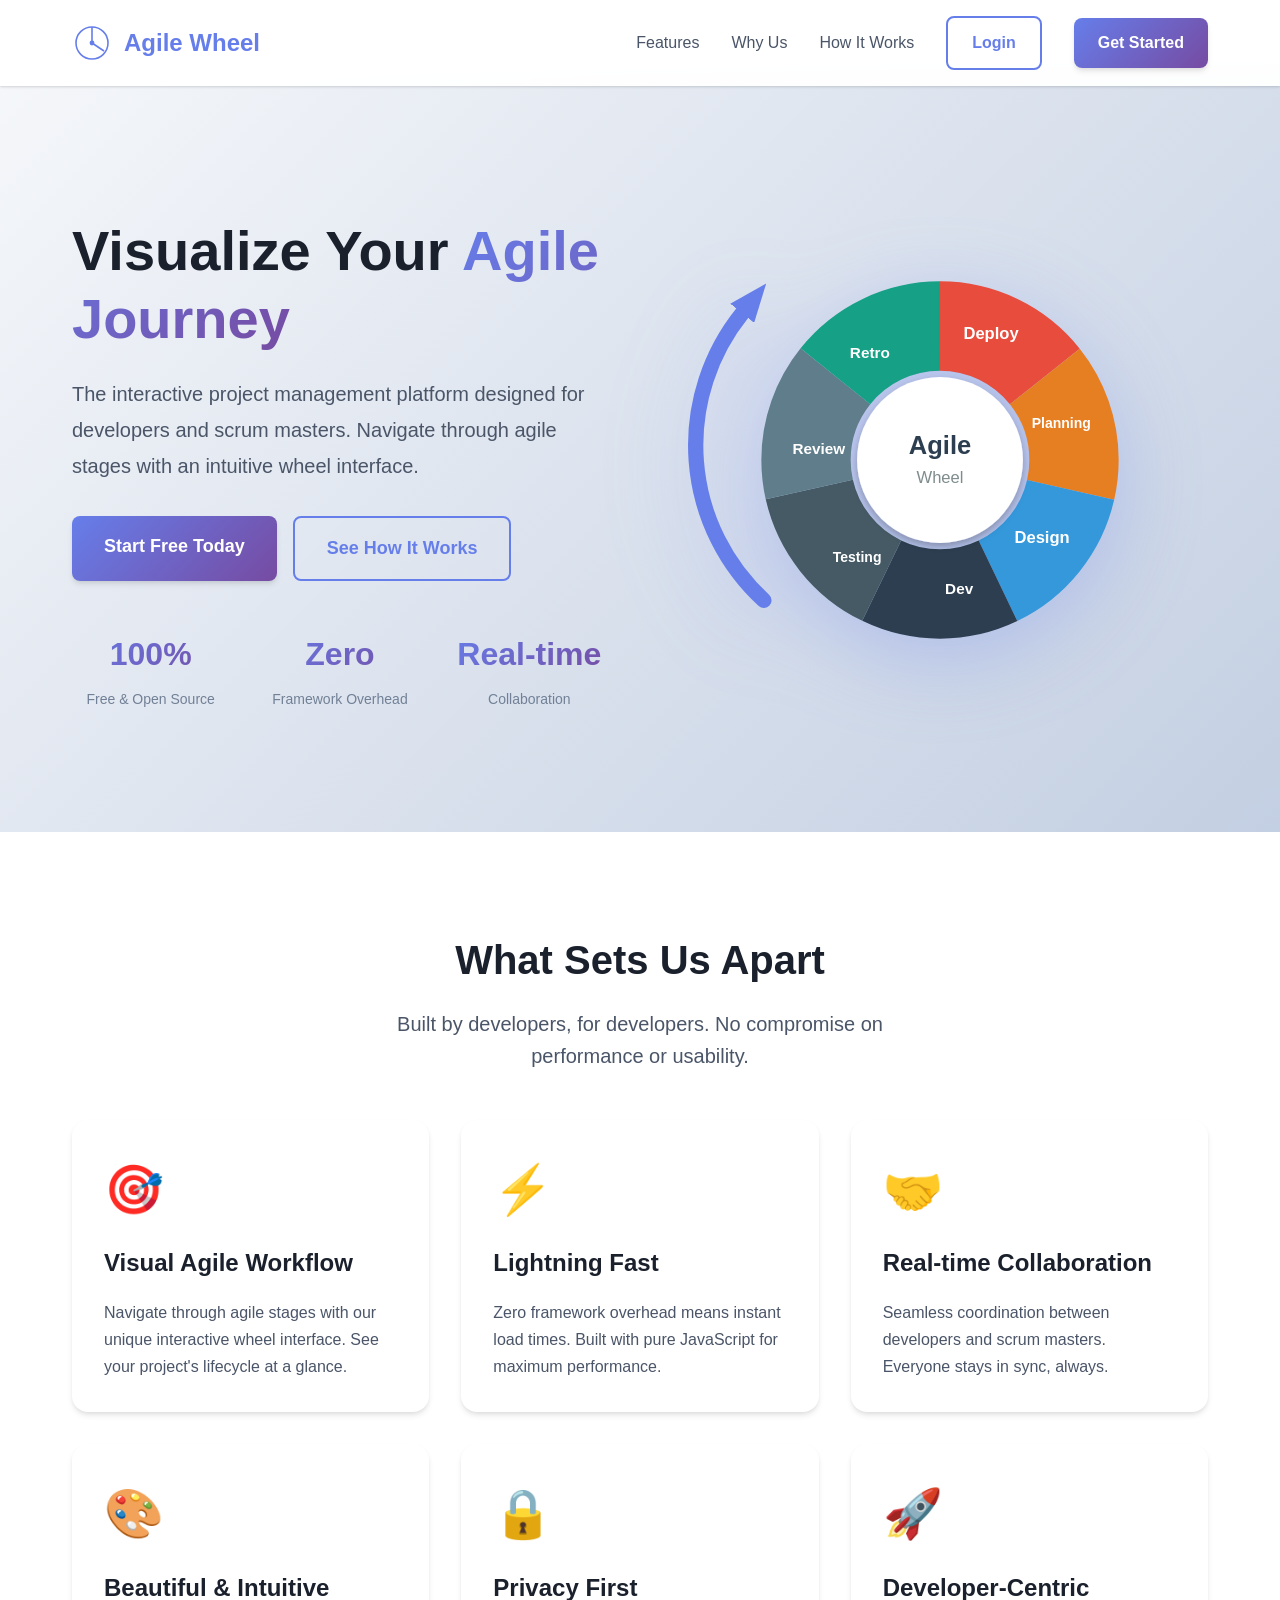
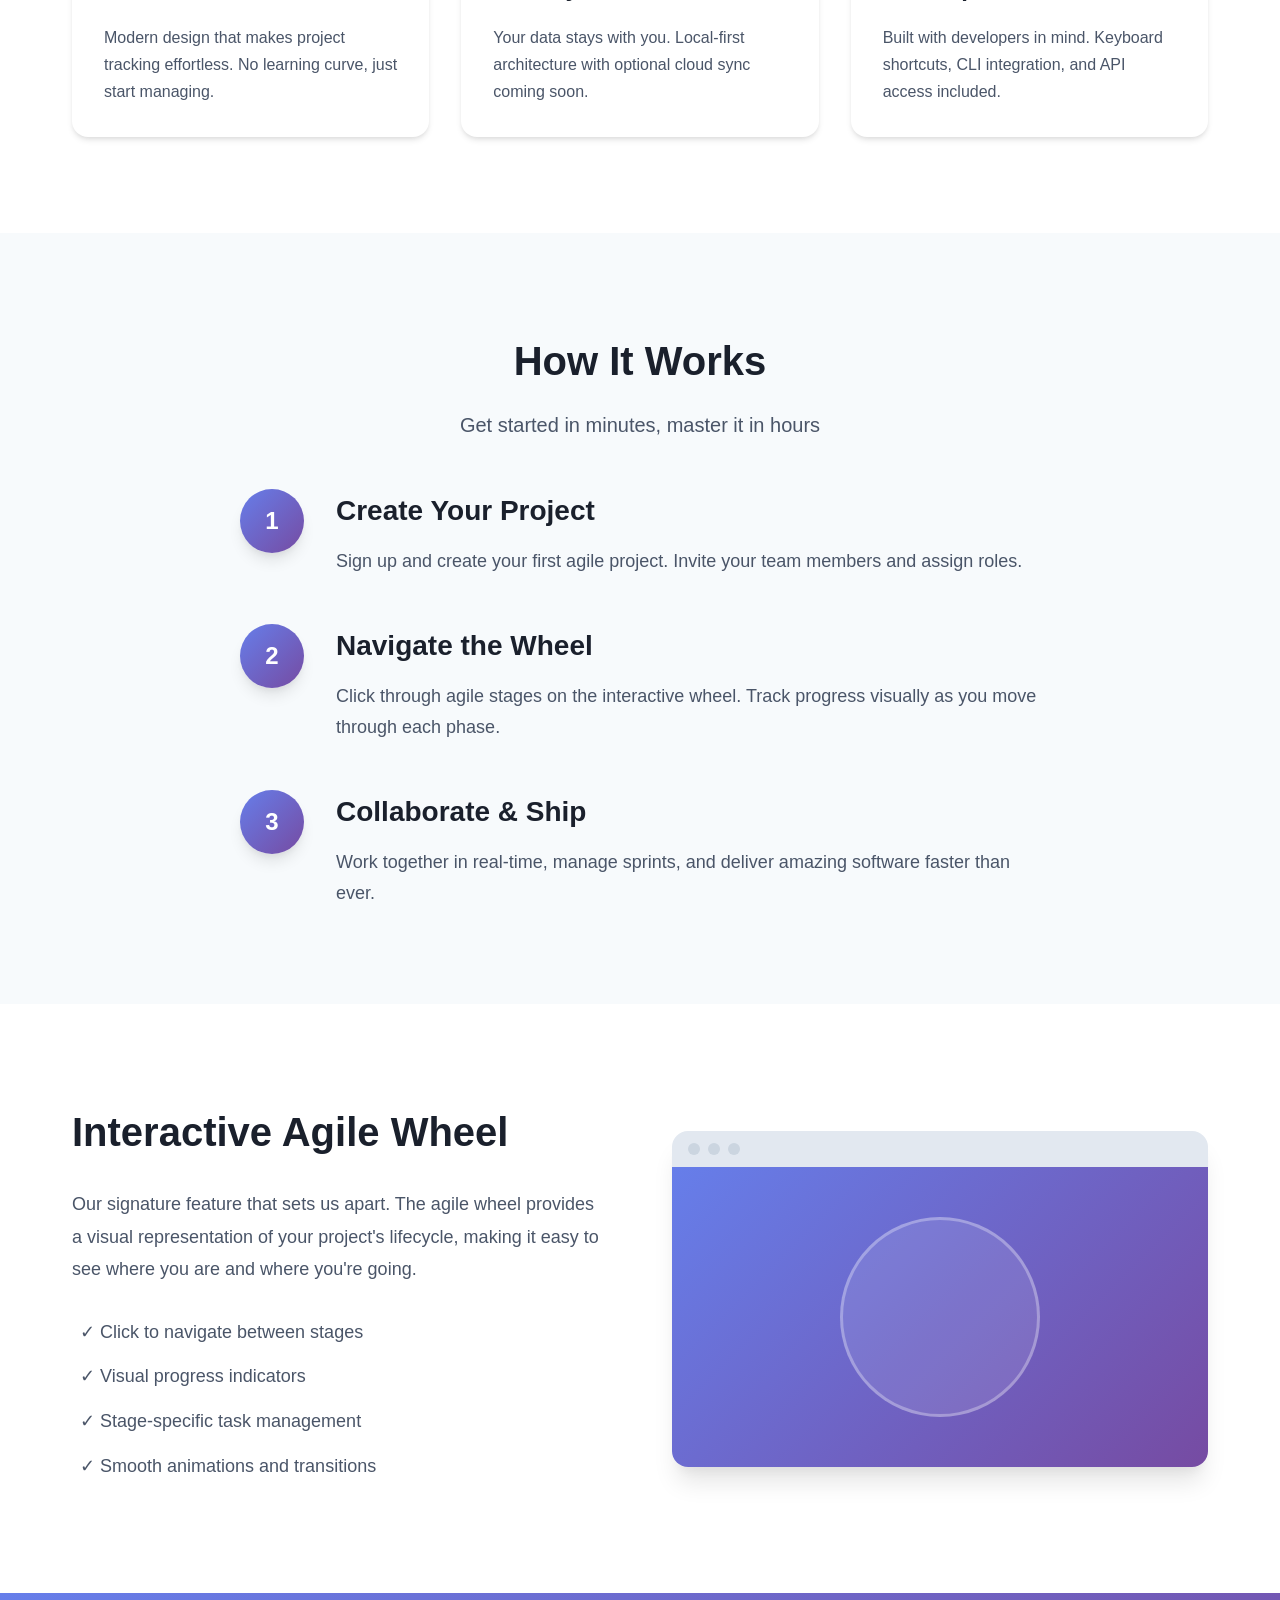
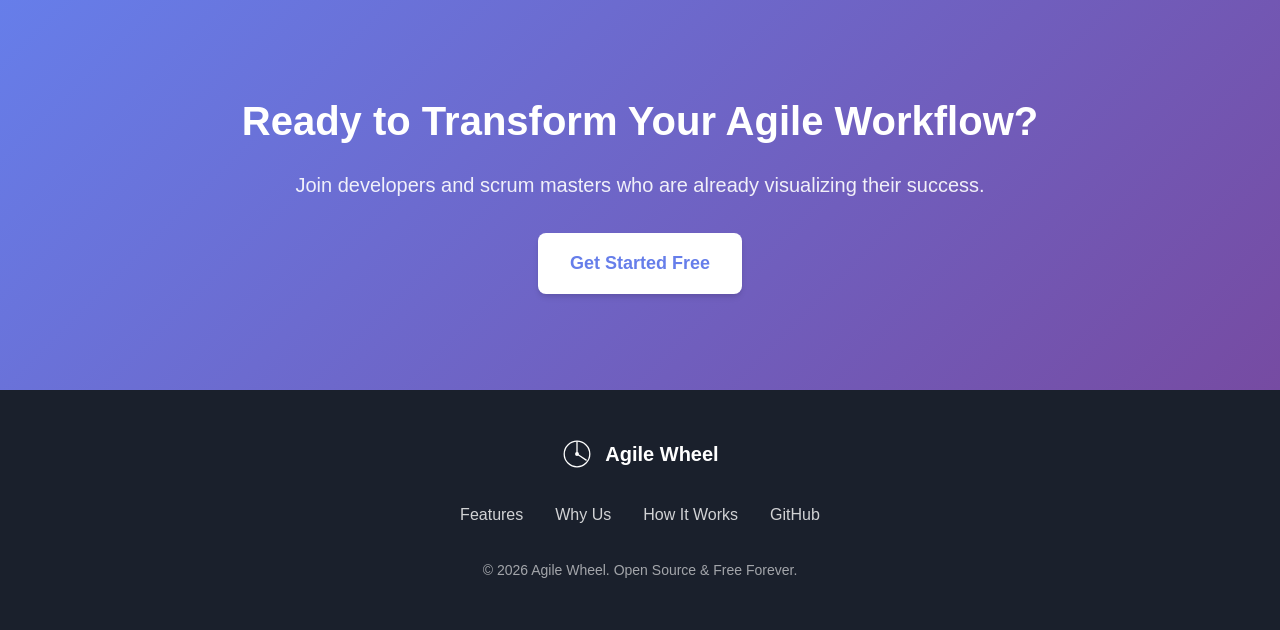
<file: index.html>
<!doctype html>
<html lang="en">
  <head>
    <meta charset="UTF-8" />
    <meta name="viewport" content="width=device-width, initial-scale=1.0" />
    <title>Agile Wheel - Visualize Your Agile Journey</title>
    <link rel="stylesheet" href="css/main.css" />
    <link rel="stylesheet" href="css/landing.css" />
  </head>
  <body>
    <nav class="navbar">
      <div class="container">
        <div class="nav-brand">
          <svg class="logo-icon" viewBox="0 0 50 50" width="40" height="40">
            <circle
              cx="25"
              cy="25"
              r="20"
              fill="none"
              stroke="currentColor"
              stroke-width="2"
            />
            <path
              d="M 25 5 L 25 25 L 40 35"
              stroke="currentColor"
              stroke-width="2"
              fill="none"
            />
            <circle cx="25" cy="25" r="3" fill="currentColor" />
          </svg>
          <span class="brand-name">Agile Wheel</span>
        </div>
        <div class="nav-links">
          <a href="#features" class="nav-link">Features</a>
          <a href="#why-us" class="nav-link">Why Us</a>
          <a href="#how-it-works" class="nav-link">How It Works</a>
          <a href="login.html" class="btn btn-outline">Login</a>
          <a href="login.html?signup=true" class="btn btn-primary"
            >Get Started</a
          >
        </div>
      </div>
    </nav>

    <section class="hero">
      <div class="container">
        <div class="hero-content">
          <h1 class="hero-title">
            Visualize Your <span class="gradient-text">Agile Journey</span>
          </h1>
          <p class="hero-subtitle">
            The interactive project management platform designed for developers
            and scrum masters. Navigate through agile stages with an intuitive
            wheel interface.
          </p>
          <div class="hero-cta">
            <a href="login.html?signup=true" class="btn btn-primary btn-large"
              >Start Free Today</a
            >
            <a href="#how-it-works" class="btn btn-outline btn-large"
              >See How It Works</a
            >
          </div>
          <div class="hero-stats">
            <div class="stat">
              <div class="stat-number">100%</div>
              <div class="stat-label">Free & Open Source</div>
            </div>
            <div class="stat">
              <div class="stat-number">Zero</div>
              <div class="stat-label">Framework Overhead</div>
            </div>
            <div class="stat">
              <div class="stat-number">Real-time</div>
              <div class="stat-label">Collaboration</div>
            </div>
          </div>
        </div>
        <div class="hero-visual">
          <div class="wheel-preview">
            <svg viewBox="0 0 420 420" class="agile-wheel-demo">
              <defs>
                <filter id="shadow">
                  <feDropShadow
                    dx="0"
                    dy="3"
                    stdDeviation="3"
                    flood-opacity="0.25"
                  />
                </filter>
                <!-- Arrow marker that auto-orients along the path -->
                <marker
                  id="arrowhead"
                  markerWidth="30"
                  markerHeight="24"
                  refX="0"
                  refY="12"
                  orient="auto"
                  markerUnits="userSpaceOnUse"
                >
                  <polygon points="0,0 30,12 0,24" fill="#667eea" />
                </marker>
              </defs>

              <g class="wheel-fixed" transform="translate(210,210)">
                <!-- Donut segments using stroke-dasharray technique -->
                <!-- circumference = 2 * PI * 105 = 659.73, each segment = 659.73/7 = 94.25 -->

                <!-- Segment 7: Deploy (Red) -->
                <circle
                  r="105"
                  fill="none"
                  stroke="#E74C3C"
                  stroke-width="70"
                  stroke-dasharray="94.25 565.48"
                  stroke-dashoffset="0"
                  transform="rotate(-90)"
                />
                <!-- Segment 1: Planning (Orange) -->
                <circle
                  r="105"
                  fill="none"
                  stroke="#E67E22"
                  stroke-width="70"
                  stroke-dasharray="94.25 565.48"
                  stroke-dashoffset="-94.25"
                  transform="rotate(-90)"
                />
                <!-- Segment 2: Design (Blue) -->
                <circle
                  r="105"
                  fill="none"
                  stroke="#3498DB"
                  stroke-width="70"
                  stroke-dasharray="94.25 565.48"
                  stroke-dashoffset="-188.5"
                  transform="rotate(-90)"
                />
                <!-- Segment 3: Development (Dark Blue) -->
                <circle
                  r="105"
                  fill="none"
                  stroke="#2C3E50"
                  stroke-width="70"
                  stroke-dasharray="94.25 565.48"
                  stroke-dashoffset="-282.75"
                  transform="rotate(-90)"
                />
                <!-- Segment 4: Testing (Dark Gray) -->
                <circle
                  r="105"
                  fill="none"
                  stroke="#455A64"
                  stroke-width="70"
                  stroke-dasharray="94.25 565.48"
                  stroke-dashoffset="-377"
                  transform="rotate(-90)"
                />
                <!-- Segment 5: Review (Medium Gray) -->
                <circle
                  r="105"
                  fill="none"
                  stroke="#607D8B"
                  stroke-width="70"
                  stroke-dasharray="94.25 565.48"
                  stroke-dashoffset="-471.25"
                  transform="rotate(-90)"
                />
                <!-- Segment 6: Retro (Teal) -->
                <circle
                  r="105"
                  fill="none"
                  stroke="#16A085"
                  stroke-width="70"
                  stroke-dasharray="94.25 565.48"
                  stroke-dashoffset="-565.5"
                  transform="rotate(-90)"
                />

                <!-- Labels centered inside each segment (radius ~105, angle at center of each 51.43° segment) -->
                <!-- Segment angles: Deploy 0-51.43°, Planning 51.43-102.86°, Design 102.86-154.29°, Dev 154.29-205.71°, Testing 205.71-257.14°, Review 257.14-308.57°, Retro 308.57-360° -->
                <text
                  x="40"
                  y="-95"
                  fill="white"
                  font-size="13"
                  font-weight="bold"
                  text-anchor="middle"
                >
                  Deploy
                </text>
                <text
                  x="95"
                  y="-25"
                  fill="white"
                  font-size="11"
                  font-weight="bold"
                  text-anchor="middle"
                >
                  Planning
                </text>
                <text
                  x="80"
                  y="65"
                  fill="white"
                  font-size="13"
                  font-weight="bold"
                  text-anchor="middle"
                >
                  Design
                </text>
                <text
                  x="15"
                  y="105"
                  fill="white"
                  font-size="12"
                  font-weight="bold"
                  text-anchor="middle"
                >
                  Dev
                </text>
                <text
                  x="-65"
                  y="80"
                  fill="white"
                  font-size="11"
                  font-weight="bold"
                  text-anchor="middle"
                >
                  Testing
                </text>
                <text
                  x="-95"
                  y="-5"
                  fill="white"
                  font-size="12"
                  font-weight="bold"
                  text-anchor="middle"
                >
                  Review
                </text>
                <text
                  x="-55"
                  y="-80"
                  fill="white"
                  font-size="12"
                  font-weight="bold"
                  text-anchor="middle"
                >
                  Retro
                </text>

                <!-- Center circle -->
                <circle r="65" fill="white" filter="url(#shadow)" />
                <text
                  x="0"
                  y="-5"
                  fill="#2C3E50"
                  font-size="20"
                  font-weight="bold"
                  text-anchor="middle"
                >
                  Agile
                </text>
                <text
                  x="0"
                  y="18"
                  fill="#7F8C8D"
                  font-size="13"
                  text-anchor="middle"
                >
                  Wheel
                </text>
              </g>

              <!-- Rotating curved arrow wrapping around the wheel perimeter -->
              <g class="rotating-arrow">
                <!-- Curved arrow body with auto-orienting arrowhead marker -->
                <path
                  d="M 72,320 A 165,165 0 0,1 55,95"
                  fill="none"
                  stroke="#667eea"
                  stroke-width="12"
                  stroke-linecap="round"
                  marker-end="url(#arrowhead)"
                />
              </g>
            </svg>
          </div>
        </div>
      </div>
    </section>

    <section id="why-us" class="why-us">
      <div class="container">
        <h2 class="section-title">What Sets Us Apart</h2>
        <p class="section-subtitle">
          Built by developers, for developers. No compromise on performance or
          usability.
        </p>

        <div class="features-grid">
          <div class="feature-card">
            <div class="feature-icon">🎯</div>
            <h3>Visual Agile Workflow</h3>
            <p>
              Navigate through agile stages with our unique interactive wheel
              interface. See your project's lifecycle at a glance.
            </p>
          </div>

          <div class="feature-card">
            <div class="feature-icon">⚡</div>
            <h3>Lightning Fast</h3>
            <p>
              Zero framework overhead means instant load times. Built with pure
              JavaScript for maximum performance.
            </p>
          </div>

          <div class="feature-card">
            <div class="feature-icon">🤝</div>
            <h3>Real-time Collaboration</h3>
            <p>
              Seamless coordination between developers and scrum masters.
              Everyone stays in sync, always.
            </p>
          </div>

          <div class="feature-card">
            <div class="feature-icon">🎨</div>
            <h3>Beautiful & Intuitive</h3>
            <p>
              Modern design that makes project tracking effortless. No learning
              curve, just start managing.
            </p>
          </div>

          <div class="feature-card">
            <div class="feature-icon">🔒</div>
            <h3>Privacy First</h3>
            <p>
              Your data stays with you. Local-first architecture with optional
              cloud sync coming soon.
            </p>
          </div>

          <div class="feature-card">
            <div class="feature-icon">🚀</div>
            <h3>Developer-Centric</h3>
            <p>
              Built with developers in mind. Keyboard shortcuts, CLI
              integration, and API access included.
            </p>
          </div>
        </div>
      </div>
    </section>

    <section id="how-it-works" class="how-it-works">
      <div class="container">
        <h2 class="section-title">How It Works</h2>
        <p class="section-subtitle">
          Get started in minutes, master it in hours
        </p>

        <div class="steps">
          <div class="step">
            <div class="step-number">1</div>
            <div class="step-content">
              <h3>Create Your Project</h3>
              <p>
                Sign up and create your first agile project. Invite your team
                members and assign roles.
              </p>
            </div>
          </div>

          <div class="step">
            <div class="step-number">2</div>
            <div class="step-content">
              <h3>Navigate the Wheel</h3>
              <p>
                Click through agile stages on the interactive wheel. Track
                progress visually as you move through each phase.
              </p>
            </div>
          </div>

          <div class="step">
            <div class="step-number">3</div>
            <div class="step-content">
              <h3>Collaborate & Ship</h3>
              <p>
                Work together in real-time, manage sprints, and deliver amazing
                software faster than ever.
              </p>
            </div>
          </div>
        </div>
      </div>
    </section>

    <section id="features" class="features-detailed">
      <div class="container">
        <div class="feature-showcase">
          <div class="showcase-content">
            <h2>Interactive Agile Wheel</h2>
            <p>
              Our signature feature that sets us apart. The agile wheel provides
              a visual representation of your project's lifecycle, making it
              easy to see where you are and where you're going.
            </p>
            <ul class="feature-list">
              <li>✓ Click to navigate between stages</li>
              <li>✓ Visual progress indicators</li>
              <li>✓ Stage-specific task management</li>
              <li>✓ Smooth animations and transitions</li>
            </ul>
          </div>
          <div class="showcase-image">
            <div class="mockup-browser">
              <div class="browser-header">
                <span></span><span></span><span></span>
              </div>
              <div class="browser-content">
                <div class="wheel-mockup"></div>
              </div>
            </div>
          </div>
        </div>
      </div>
    </section>

    <section class="cta-section">
      <div class="container">
        <div class="cta-content">
          <h2>Ready to Transform Your Agile Workflow?</h2>
          <p>
            Join developers and scrum masters who are already visualizing their
            success.
          </p>
          <a href="login.html?signup=true" class="btn btn-primary btn-large"
            >Get Started Free</a
          >
        </div>
      </div>
    </section>

    <footer class="footer">
      <div class="container">
        <div class="footer-content">
          <div class="footer-brand">
            <svg class="logo-icon" viewBox="0 0 50 50" width="32" height="32">
              <circle
                cx="25"
                cy="25"
                r="20"
                fill="none"
                stroke="currentColor"
                stroke-width="2"
              />
              <path
                d="M 25 5 L 25 25 L 40 35"
                stroke="currentColor"
                stroke-width="2"
                fill="none"
              />
              <circle cx="25" cy="25" r="3" fill="currentColor" />
            </svg>
            <span>Agile Wheel</span>
          </div>
          <div class="footer-links">
            <a href="#features">Features</a>
            <a href="#why-us">Why Us</a>
            <a href="#how-it-works">How It Works</a>
            <a href="https://github.com" target="_blank">GitHub</a>
          </div>
          <div class="footer-copy">
            <p>&copy; 2026 Agile Wheel. Open Source & Free Forever.</p>
          </div>
        </div>
      </div>
    </footer>

    <script src="js/state.js"></script>
    <script src="js/utils.js"></script>
    <script src="js/landing.js"></script>
  </body>
</html>
</file>
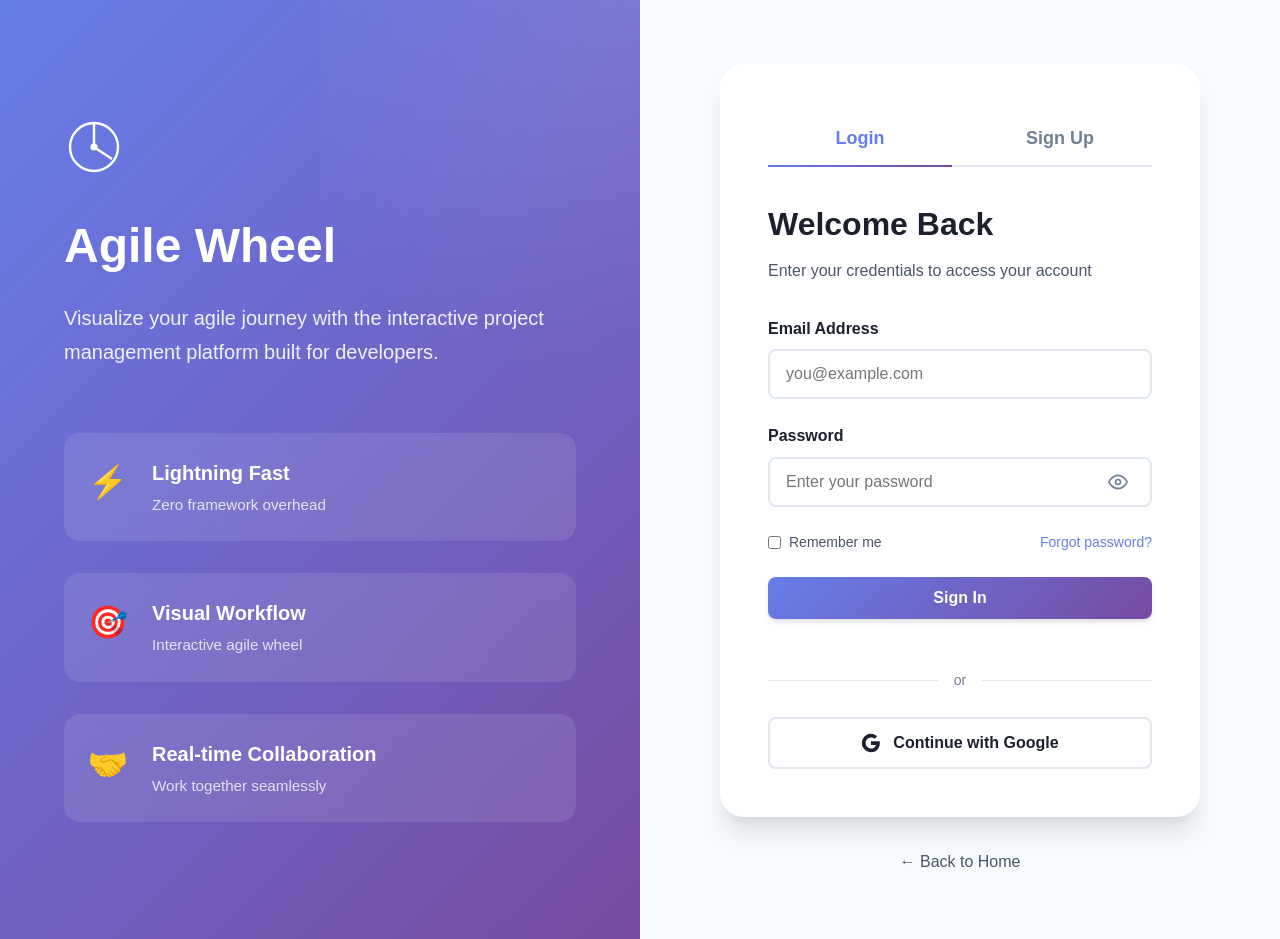
<file: dashboard.html>
<!DOCTYPE html>
<html lang="en">
<head>
    <meta charset="UTF-8">
    <meta name="viewport" content="width=device-width, initial-scale=1.0">
    <title>Dashboard - Agile Wheel</title>
    <link rel="stylesheet" href="css/main.css">
    <link rel="stylesheet" href="css/dashboard.css">
</head>
<body>
    <div class="dashboard-container">
        <aside class="sidebar">
            <div class="sidebar-header">
                <svg class="logo-icon" viewBox="0 0 50 50" width="40" height="40">
                    <circle cx="25" cy="25" r="20" fill="none" stroke="currentColor" stroke-width="2"/>
                    <path d="M 25 5 L 25 25 L 40 35" stroke="currentColor" stroke-width="2" fill="none"/>
                    <circle cx="25" cy="25" r="3" fill="currentColor"/>
                </svg>
                <span class="brand-name">Agile Wheel</span>
            </div>
            
            <nav class="sidebar-nav">
                <a href="#" class="nav-item active" data-page="overview">
                    <svg width="20" height="20" viewBox="0 0 24 24" fill="none" stroke="currentColor" stroke-width="2">
                        <rect x="3" y="3" width="7" height="7"></rect>
                        <rect x="14" y="3" width="7" height="7"></rect>
                        <rect x="14" y="14" width="7" height="7"></rect>
                        <rect x="3" y="14" width="7" height="7"></rect>
                    </svg>
                    <span>Overview</span>
                </a>
                <a href="#" class="nav-item" data-page="projects">
                    <svg width="20" height="20" viewBox="0 0 24 24" fill="none" stroke="currentColor" stroke-width="2">
                        <path d="M22 19a2 2 0 0 1-2 2H4a2 2 0 0 1-2-2V5a2 2 0 0 1 2-2h5l2 3h9a2 2 0 0 1 2 2z"></path>
                    </svg>
                    <span>Projects</span>
                </a>
                <a href="#" class="nav-item" data-page="wheel">
                    <svg width="20" height="20" viewBox="0 0 24 24" fill="none" stroke="currentColor" stroke-width="2">
                        <circle cx="12" cy="12" r="10"></circle>
                        <line x1="12" y1="2" x2="12" y2="12"></line>
                        <line x1="12" y1="12" x2="16" y2="16"></line>
                    </svg>
                    <span>Agile Wheel</span>
                    <span class="badge">New</span>
                </a>
                <a href="#" class="nav-item" data-page="team">
                    <svg width="20" height="20" viewBox="0 0 24 24" fill="none" stroke="currentColor" stroke-width="2">
                        <path d="M17 21v-2a4 4 0 0 0-4-4H5a4 4 0 0 0-4 4v2"></path>
                        <circle cx="9" cy="7" r="4"></circle>
                        <path d="M23 21v-2a4 4 0 0 0-3-3.87"></path>
                        <path d="M16 3.13a4 4 0 0 1 0 7.75"></path>
                    </svg>
                    <span>Team</span>
                </a>
                <a href="#" class="nav-item" data-page="settings">
                    <svg width="20" height="20" viewBox="0 0 24 24" fill="none" stroke="currentColor" stroke-width="2">
                        <circle cx="12" cy="12" r="3"></circle>
                        <path d="M12 1v6m0 6v6m9-9h-6m-6 0H3"></path>
                    </svg>
                    <span>Settings</span>
                </a>
            </nav>
            
            <div class="sidebar-footer">
                <div class="user-profile">
                    <div class="user-avatar" id="userAvatar">U</div>
                    <div class="user-info">
                        <div class="user-name" id="userName">User</div>
                        <div class="user-role" id="userRole">Developer</div>
                    </div>
                </div>
                <button class="btn-logout" id="logoutBtn">
                    <svg width="20" height="20" viewBox="0 0 24 24" fill="none" stroke="currentColor" stroke-width="2">
                        <path d="M9 21H5a2 2 0 0 1-2-2V5a2 2 0 0 1 2-2h4"></path>
                        <polyline points="16 17 21 12 16 7"></polyline>
                        <line x1="21" y1="12" x2="9" y2="12"></line>
                    </svg>
                </button>
            </div>
        </aside>
        
        <main class="main-content">
            <header class="content-header">
                <div class="header-left">
                    <h1 id="pageTitle">Overview</h1>
                    <p id="pageSubtitle">Welcome back! Here's what's happening with your projects.</p>
                </div>
                <div class="header-right">
                    <button class="btn btn-outline">
                        <svg width="20" height="20" viewBox="0 0 24 24" fill="none" stroke="currentColor" stroke-width="2">
                            <circle cx="11" cy="11" r="8"></circle>
                            <path d="m21 21-4.35-4.35"></path>
                        </svg>
                        Search
                    </button>
                    <button class="btn btn-primary" id="newProjectBtn">
                        <svg width="20" height="20" viewBox="0 0 24 24" fill="none" stroke="currentColor" stroke-width="2">
                            <line x1="12" y1="5" x2="12" y2="19"></line>
                            <line x1="5" y1="12" x2="19" y2="12"></line>
                        </svg>
                        New Project
                    </button>
                </div>
            </header>
            
            <div class="content-body" id="contentBody">
                <div class="stats-grid">
                    <div class="stat-card">
                        <div class="stat-icon" style="background: linear-gradient(135deg, #667eea, #764ba2);">
                            <svg width="24" height="24" viewBox="0 0 24 24" fill="none" stroke="white" stroke-width="2">
                                <path d="M22 19a2 2 0 0 1-2 2H4a2 2 0 0 1-2-2V5a2 2 0 0 1 2-2h5l2 3h9a2 2 0 0 1 2 2z"></path>
                            </svg>
                        </div>
                        <div class="stat-info">
                            <div class="stat-label">Active Projects</div>
                            <div class="stat-value">0</div>
                        </div>
                    </div>
                    
                    <div class="stat-card">
                        <div class="stat-icon" style="background: linear-gradient(135deg, #f093fb, #f5576c);">
                            <svg width="24" height="24" viewBox="0 0 24 24" fill="none" stroke="white" stroke-width="2">
                                <polyline points="22 12 18 12 15 21 9 3 6 12 2 12"></polyline>
                            </svg>
                        </div>
                        <div class="stat-info">
                            <div class="stat-label">Tasks Completed</div>
                            <div class="stat-value">0</div>
                        </div>
                    </div>
                    
                    <div class="stat-card">
                        <div class="stat-icon" style="background: linear-gradient(135deg, #4facfe, #00f2fe);">
                            <svg width="24" height="24" viewBox="0 0 24 24" fill="none" stroke="white" stroke-width="2">
                                <path d="M17 21v-2a4 4 0 0 0-4-4H5a4 4 0 0 0-4 4v2"></path>
                                <circle cx="9" cy="7" r="4"></circle>
                                <path d="M23 21v-2a4 4 0 0 0-3-3.87"></path>
                                <path d="M16 3.13a4 4 0 0 1 0 7.75"></path>
                            </svg>
                        </div>
                        <div class="stat-info">
                            <div class="stat-label">Team Members</div>
                            <div class="stat-value">1</div>
                        </div>
                    </div>
                    
                    <div class="stat-card">
                        <div class="stat-icon" style="background: linear-gradient(135deg, #fa709a, #fee140);">
                            <svg width="24" height="24" viewBox="0 0 24 24" fill="none" stroke="white" stroke-width="2">
                                <circle cx="12" cy="12" r="10"></circle>
                                <polyline points="12 6 12 12 16 14"></polyline>
                            </svg>
                        </div>
                        <div class="stat-info">
                            <div class="stat-label">Hours Tracked</div>
                            <div class="stat-value">0h</div>
                        </div>
                    </div>
                </div>
                
                <div class="welcome-section">
                    <div class="welcome-card">
                        <div class="welcome-content">
                            <h2>🎉 Welcome to Agile Wheel!</h2>
                            <p>You're all set up and ready to start managing your agile projects. Here's how to get started:</p>
                            <ul class="welcome-steps">
                                <li>
                                    <strong>Create your first project</strong> - Click the "New Project" button to get started
                                </li>
                                <li>
                                    <strong>Explore the Agile Wheel</strong> - Navigate through agile stages with our interactive wheel
                                </li>
                                <li>
                                    <strong>Invite your team</strong> - Collaborate with developers and scrum masters
                                </li>
                            </ul>
                            <button class="btn btn-primary" id="getStartedBtn">Get Started</button>
                        </div>
                        <div class="welcome-visual">
                            <svg viewBox="0 0 200 200" class="wheel-illustration">
                                <defs>
                                    <linearGradient id="wheelGrad" x1="0%" y1="0%" x2="100%" y2="100%">
                                        <stop offset="0%" style="stop-color:#667eea;stop-opacity:1" />
                                        <stop offset="100%" style="stop-color:#764ba2;stop-opacity:1" />
                                    </linearGradient>
                                </defs>
                                <circle cx="100" cy="100" r="80" fill="none" stroke="url(#wheelGrad)" stroke-width="2" opacity="0.3"/>
                                <circle cx="100" cy="100" r="60" fill="none" stroke="url(#wheelGrad)" stroke-width="2" opacity="0.5"/>
                                <circle cx="100" cy="100" r="40" fill="none" stroke="url(#wheelGrad)" stroke-width="2" opacity="0.7"/>
                                <circle cx="100" cy="100" r="15" fill="url(#wheelGrad)"/>
                            </svg>
                        </div>
                    </div>
                </div>
            </div>
        </main>
    </div>

    <script src="js/state.js"></script>
    <script src="js/auth.js"></script>
    <script src="js/utils.js"></script>
    <script src="js/dashboard.js"></script>
</body>
</html>
</file>
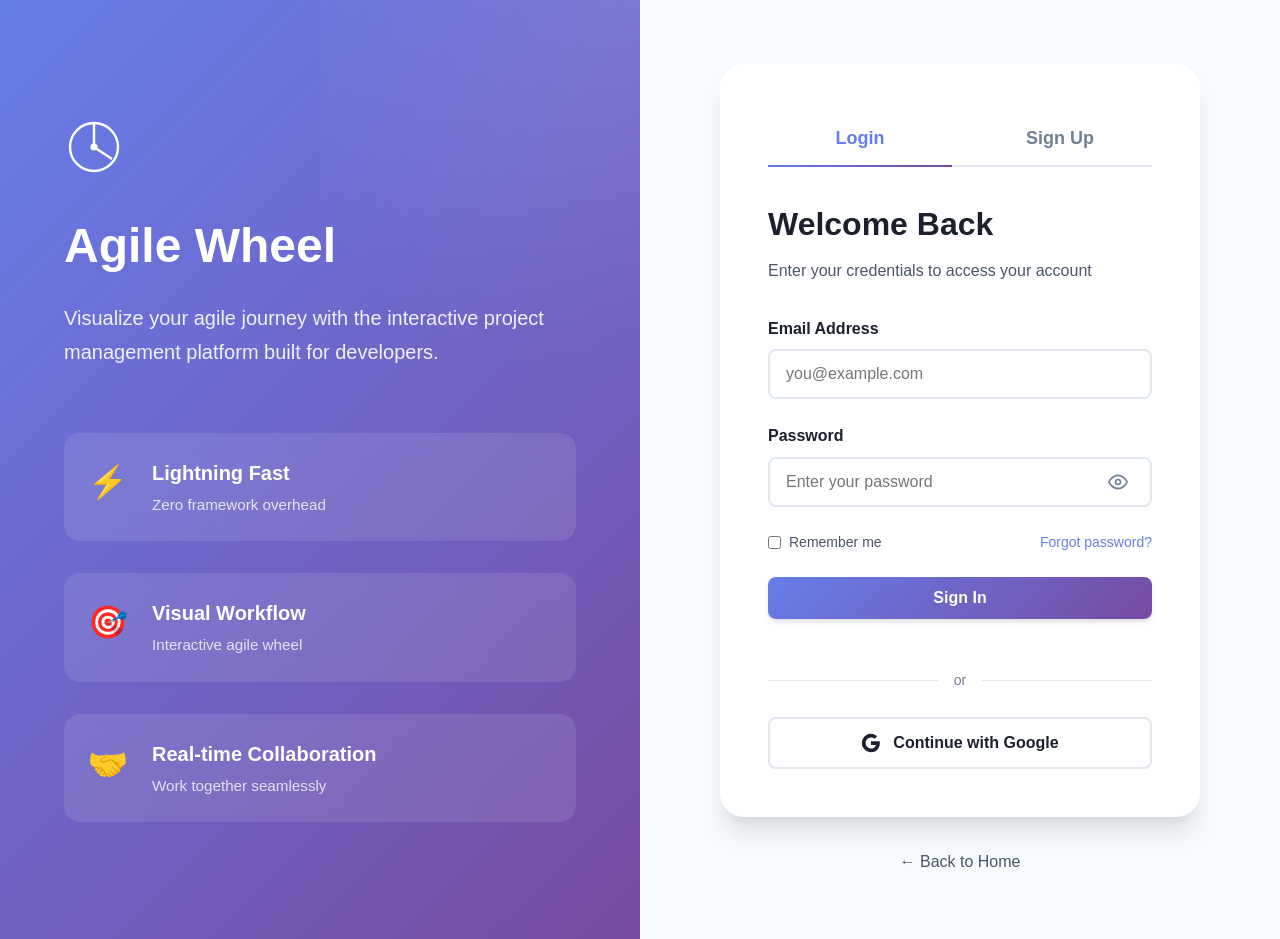
<file: login.html>
<!DOCTYPE html>
<html lang="en">
<head>
    <meta charset="UTF-8">
    <meta name="viewport" content="width=device-width, initial-scale=1.0">
    <title>Login - Agile Wheel</title>
    <link rel="stylesheet" href="css/main.css">
    <link rel="stylesheet" href="css/login.css">
</head>
<body>
    <div class="auth-container">
        <div class="auth-left">
            <div class="auth-branding">
                <svg class="logo-icon-large" viewBox="0 0 50 50" width="60" height="60">
                    <circle cx="25" cy="25" r="20" fill="none" stroke="currentColor" stroke-width="2"/>
                    <path d="M 25 5 L 25 25 L 40 35" stroke="currentColor" stroke-width="2" fill="none"/>
                    <circle cx="25" cy="25" r="3" fill="currentColor"/>
                </svg>
                <h1>Agile Wheel</h1>
                <p>Visualize your agile journey with the interactive project management platform built for developers.</p>
            </div>
            <div class="auth-features">
                <div class="auth-feature">
                    <div class="feature-icon-small">⚡</div>
                    <div>
                        <h3>Lightning Fast</h3>
                        <p>Zero framework overhead</p>
                    </div>
                </div>
                <div class="auth-feature">
                    <div class="feature-icon-small">🎯</div>
                    <div>
                        <h3>Visual Workflow</h3>
                        <p>Interactive agile wheel</p>
                    </div>
                </div>
                <div class="auth-feature">
                    <div class="feature-icon-small">🤝</div>
                    <div>
                        <h3>Real-time Collaboration</h3>
                        <p>Work together seamlessly</p>
                    </div>
                </div>
            </div>
        </div>
        
        <div class="auth-right">
            <div class="auth-card">
                <div class="auth-tabs">
                    <button class="auth-tab active" data-tab="login">Login</button>
                    <button class="auth-tab" data-tab="signup">Sign Up</button>
                </div>
                
                <form id="loginForm" class="auth-form active">
                    <h2>Welcome Back</h2>
                    <p class="form-subtitle">Enter your credentials to access your account</p>
                    
                    <div class="form-group">
                        <label for="loginEmail">Email Address</label>
                        <input 
                            type="email" 
                            id="loginEmail" 
                            name="email" 
                            placeholder="you@example.com"
                            required
                        >
                    </div>
                    
                    <div class="form-group">
                        <label for="loginPassword">Password</label>
                        <div class="password-input">
                            <input 
                                type="password" 
                                id="loginPassword" 
                                name="password" 
                                placeholder="Enter your password"
                                required
                            >
                            <button type="button" class="toggle-password" data-target="loginPassword">
                                <svg width="20" height="20" viewBox="0 0 24 24" fill="none" stroke="currentColor" stroke-width="2">
                                    <path d="M1 12s4-8 11-8 11 8 11 8-4 8-11 8-11-8-11-8z"></path>
                                    <circle cx="12" cy="12" r="3"></circle>
                                </svg>
                            </button>
                        </div>
                    </div>
                    
                    <div class="form-options">
                        <label class="checkbox-label">
                            <input type="checkbox" name="remember">
                            <span>Remember me</span>
                        </label>
                        <a href="#" class="forgot-link">Forgot password?</a>
                    </div>
                    
                    <button type="submit" class="btn btn-primary btn-block">
                        Sign In
                    </button>
                    
                    <div class="form-divider">
                        <span>or</span>
                    </div>
                    
                    <div class="social-login">
                        <button type="button" class="btn-social">
                            <svg width="20" height="20" viewBox="0 0 24 24">
                                <path fill="currentColor" d="M22.56 12.25c0-.78-.07-1.53-.2-2.25H12v4.26h5.92c-.26 1.37-1.04 2.53-2.21 3.31v2.77h3.57c2.08-1.92 3.28-4.74 3.28-8.09z"/>
                                <path fill="currentColor" d="M12 23c2.97 0 5.46-.98 7.28-2.66l-3.57-2.77c-.98.66-2.23 1.06-3.71 1.06-2.86 0-5.29-1.93-6.16-4.53H2.18v2.84C3.99 20.53 7.7 23 12 23z"/>
                                <path fill="currentColor" d="M5.84 14.09c-.22-.66-.35-1.36-.35-2.09s.13-1.43.35-2.09V7.07H2.18C1.43 8.55 1 10.22 1 12s.43 3.45 1.18 4.93l2.85-2.22.81-.62z"/>
                                <path fill="currentColor" d="M12 5.38c1.62 0 3.06.56 4.21 1.64l3.15-3.15C17.45 2.09 14.97 1 12 1 7.7 1 3.99 3.47 2.18 7.07l3.66 2.84c.87-2.6 3.3-4.53 6.16-4.53z"/>
                            </svg>
                            Continue with Google
                        </button>
                    </div>
                </form>
                
                <form id="signupForm" class="auth-form">
                    <h2>Create Account</h2>
                    <p class="form-subtitle">Start your agile journey today</p>
                    
                    <div class="form-group">
                        <label for="signupName">Full Name</label>
                        <input 
                            type="text" 
                            id="signupName" 
                            name="name" 
                            placeholder="John Doe"
                            required
                        >
                    </div>
                    
                    <div class="form-group">
                        <label for="signupEmail">Email Address</label>
                        <input 
                            type="email" 
                            id="signupEmail" 
                            name="email" 
                            placeholder="you@example.com"
                            required
                        >
                    </div>
                    
                    <div class="form-group">
                        <label for="signupPassword">Password</label>
                        <div class="password-input">
                            <input 
                                type="password" 
                                id="signupPassword" 
                                name="password" 
                                placeholder="At least 6 characters"
                                required
                            >
                            <button type="button" class="toggle-password" data-target="signupPassword">
                                <svg width="20" height="20" viewBox="0 0 24 24" fill="none" stroke="currentColor" stroke-width="2">
                                    <path d="M1 12s4-8 11-8 11 8 11 8-4 8-11 8-11-8-11-8z"></path>
                                    <circle cx="12" cy="12" r="3"></circle>
                                </svg>
                            </button>
                        </div>
                        <small class="input-hint">Must be at least 6 characters</small>
                    </div>
                    
                    <div class="form-group">
                        <label for="signupRole">Your Role</label>
                        <select id="signupRole" name="role" required>
                            <option value="developer">Developer</option>
                            <option value="scrum_master">Scrum Master</option>
                            <option value="product_owner">Product Owner</option>
                            <option value="designer">Designer</option>
                            <option value="other">Other</option>
                        </select>
                    </div>
                    
                    <div class="form-options">
                        <label class="checkbox-label">
                            <input type="checkbox" name="terms" required>
                            <span>I agree to the <a href="#">Terms of Service</a> and <a href="#">Privacy Policy</a></span>
                        </label>
                    </div>
                    
                    <button type="submit" class="btn btn-primary btn-block">
                        Create Account
                    </button>
                    
                    <div class="form-divider">
                        <span>or</span>
                    </div>
                    
                    <div class="social-login">
                        <button type="button" class="btn-social">
                            <svg width="20" height="20" viewBox="0 0 24 24">
                                <path fill="currentColor" d="M22.56 12.25c0-.78-.07-1.53-.2-2.25H12v4.26h5.92c-.26 1.37-1.04 2.53-2.21 3.31v2.77h3.57c2.08-1.92 3.28-4.74 3.28-8.09z"/>
                                <path fill="currentColor" d="M12 23c2.97 0 5.46-.98 7.28-2.66l-3.57-2.77c-.98.66-2.23 1.06-3.71 1.06-2.86 0-5.29-1.93-6.16-4.53H2.18v2.84C3.99 20.53 7.7 23 12 23z"/>
                                <path fill="currentColor" d="M5.84 14.09c-.22-.66-.35-1.36-.35-2.09s.13-1.43.35-2.09V7.07H2.18C1.43 8.55 1 10.22 1 12s.43 3.45 1.18 4.93l2.85-2.22.81-.62z"/>
                                <path fill="currentColor" d="M12 5.38c1.62 0 3.06.56 4.21 1.64l3.15-3.15C17.45 2.09 14.97 1 12 1 7.7 1 3.99 3.47 2.18 7.07l3.66 2.84c.87-2.6 3.3-4.53 6.16-4.53z"/>
                            </svg>
                            Continue with Google
                        </button>
                    </div>
                </form>
            </div>
            
            <div class="back-home">
                <a href="index.html">← Back to Home</a>
            </div>
        </div>
    </div>

    <script src="js/state.js"></script>
    <script src="js/auth.js"></script>
    <script src="js/utils.js"></script>
    <script src="js/login.js"></script>
</body>
</html>
</file>
<file: css/main.css>
:root {
    --primary-color: #667eea;
    --primary-dark: #5a67d8;
    --secondary-color: #764ba2;
    --accent-color: #f093fb;
    --text-primary: #1a202c;
    --text-secondary: #4a5568;
    --text-light: #718096;
    --bg-primary: #ffffff;
    --bg-secondary: #f7fafc;
    --bg-tertiary: #edf2f7;
    --border-color: #e2e8f0;
    --success-color: #48bb78;
    --error-color: #f56565;
    --warning-color: #ed8936;
    --shadow-sm: 0 1px 3px 0 rgba(0, 0, 0, 0.1), 0 1px 2px 0 rgba(0, 0, 0, 0.06);
    --shadow-md: 0 4px 6px -1px rgba(0, 0, 0, 0.1), 0 2px 4px -1px rgba(0, 0, 0, 0.06);
    --shadow-lg: 0 10px 15px -3px rgba(0, 0, 0, 0.1), 0 4px 6px -2px rgba(0, 0, 0, 0.05);
    --shadow-xl: 0 20px 25px -5px rgba(0, 0, 0, 0.1), 0 10px 10px -5px rgba(0, 0, 0, 0.04);
    --transition-fast: 150ms ease;
    --transition-base: 250ms ease;
    --transition-slow: 350ms ease;
}

* {
    margin: 0;
    padding: 0;
    box-sizing: border-box;
}

body {
    font-family: -apple-system, BlinkMacSystemFont, 'Segoe UI', Roboto, 'Helvetica Neue', Arial, sans-serif;
    color: var(--text-primary);
    background-color: var(--bg-primary);
    line-height: 1.6;
    -webkit-font-smoothing: antialiased;
    -moz-osx-font-smoothing: grayscale;
}

.container {
    max-width: 1200px;
    margin: 0 auto;
    padding: 0 2rem;
}

.btn {
    display: inline-block;
    padding: 0.75rem 1.5rem;
    font-size: 1rem;
    font-weight: 600;
    text-decoration: none;
    border-radius: 0.5rem;
    transition: all var(--transition-base);
    cursor: pointer;
    border: none;
    text-align: center;
}

.btn-primary {
    background: linear-gradient(135deg, var(--primary-color), var(--secondary-color));
    color: white;
    box-shadow: var(--shadow-md);
}

.btn-primary:hover {
    transform: translateY(-2px);
    box-shadow: var(--shadow-lg);
}

.btn-outline {
    background: transparent;
    color: var(--primary-color);
    border: 2px solid var(--primary-color);
}

.btn-outline:hover {
    background: var(--primary-color);
    color: white;
}

.btn-large {
    padding: 1rem 2rem;
    font-size: 1.125rem;
}

.gradient-text {
    background: linear-gradient(135deg, var(--primary-color), var(--secondary-color));
    -webkit-background-clip: text;
    -webkit-text-fill-color: transparent;
    background-clip: text;
}

.section-title {
    font-size: 2.5rem;
    font-weight: 700;
    text-align: center;
    margin-bottom: 1rem;
    color: var(--text-primary);
}

.section-subtitle {
    font-size: 1.25rem;
    text-align: center;
    color: var(--text-secondary);
    margin-bottom: 3rem;
    max-width: 600px;
    margin-left: auto;
    margin-right: auto;
}

.error-message {
    color: var(--error-color);
    font-size: 0.875rem;
    margin-top: 0.5rem;
    animation: slideIn var(--transition-base);
}

input.error,
textarea.error {
    border-color: var(--error-color) !important;
}

@keyframes slideIn {
    from {
        opacity: 0;
        transform: translateY(-10px);
    }
    to {
        opacity: 1;
        transform: translateY(0);
    }
}

@keyframes fadeIn {
    from {
        opacity: 0;
    }
    to {
        opacity: 1;
    }
}

@keyframes slideUp {
    from {
        opacity: 0;
        transform: translateY(30px);
    }
    to {
        opacity: 1;
        transform: translateY(0);
    }
}

@keyframes pulse {
    0%, 100% {
        opacity: 1;
    }
    50% {
        opacity: 0.5;
    }
}

@media (max-width: 768px) {
    .container {
        padding: 0 1rem;
    }
    
    .section-title {
        font-size: 2rem;
    }
    
    .section-subtitle {
        font-size: 1rem;
    }
}
</file>
<file: css/landing.css>
.navbar {
  position: fixed;
  top: 0;
  left: 0;
  right: 0;
  background: rgba(255, 255, 255, 0.95);
  backdrop-filter: blur(10px);
  box-shadow: var(--shadow-sm);
  z-index: 1000;
  transition: all var(--transition-base);
}

.navbar .container {
  display: flex;
  justify-content: space-between;
  align-items: center;
  padding: 1rem 2rem;
}

.nav-brand {
  display: flex;
  align-items: center;
  gap: 0.75rem;
  font-size: 1.5rem;
  font-weight: 700;
  color: var(--primary-color);
}

.logo-icon {
  color: var(--primary-color);
}

.nav-links {
  display: flex;
  align-items: center;
  gap: 2rem;
}

.nav-link {
  color: var(--text-secondary);
  text-decoration: none;
  font-weight: 500;
  transition: color var(--transition-fast);
}

.nav-link:hover {
  color: var(--primary-color);
}

.hero {
  padding: 8rem 0 6rem;
  background: linear-gradient(135deg, #f5f7fa 0%, #c3cfe2 100%);
  margin-top: 4rem;
}

.hero .container {
  display: grid;
  grid-template-columns: 1fr 1fr;
  gap: 4rem;
  align-items: center;
}

.hero-title {
  font-size: 3.5rem;
  font-weight: 800;
  line-height: 1.2;
  margin-bottom: 1.5rem;
  animation: slideUp 0.6s ease;
}

.hero-subtitle {
  font-size: 1.25rem;
  color: var(--text-secondary);
  margin-bottom: 2rem;
  line-height: 1.8;
  animation: slideUp 0.6s ease 0.1s backwards;
}

.hero-cta {
  display: flex;
  gap: 1rem;
  margin-bottom: 3rem;
  animation: slideUp 0.6s ease 0.2s backwards;
}

.hero-stats {
  display: grid;
  grid-template-columns: repeat(3, 1fr);
  gap: 2rem;
  animation: slideUp 0.6s ease 0.3s backwards;
}

.stat {
  text-align: center;
}

.stat-number {
  font-size: 2rem;
  font-weight: 700;
  background: linear-gradient(
    135deg,
    var(--primary-color),
    var(--secondary-color)
  );
  -webkit-background-clip: text;
  -webkit-text-fill-color: transparent;
  background-clip: text;
}

.stat-label {
  font-size: 0.875rem;
  color: var(--text-light);
  margin-top: 0.5rem;
}

.hero-visual {
  display: flex;
  justify-content: center;
  align-items: center;
  animation: fadeIn 0.8s ease 0.4s backwards;
}

.wheel-preview {
  width: 100%;
  max-width: 800px;
}

.agile-wheel-demo {
  width: 100%;
  height: auto;
  filter: drop-shadow(0 20px 40px rgba(102, 126, 234, 0.3));
}

.wheel-segment {
  cursor: pointer;
  transition: opacity var(--transition-base);
}

.wheel-segment:hover {
  opacity: 1 !important;
}

.rotating-arrow {
  transform-origin: 210px 210px;
  animation: rotateArrow 10s linear infinite;
}

@keyframes rotateArrow {
  from {
    transform: rotate(0deg);
  }
  to {
    transform: rotate(360deg);
  }
}

.why-us {
  padding: 6rem 0;
  background: var(--bg-primary);
}

.features-grid {
  display: grid;
  grid-template-columns: repeat(auto-fit, minmax(300px, 1fr));
  gap: 2rem;
  margin-top: 3rem;
}

.feature-card {
  background: white;
  padding: 2rem;
  border-radius: 1rem;
  box-shadow: var(--shadow-md);
  transition: all var(--transition-base);
  animation: slideUp 0.6s ease backwards;
}

.feature-card:nth-child(1) {
  animation-delay: 0.1s;
}
.feature-card:nth-child(2) {
  animation-delay: 0.2s;
}
.feature-card:nth-child(3) {
  animation-delay: 0.3s;
}
.feature-card:nth-child(4) {
  animation-delay: 0.4s;
}
.feature-card:nth-child(5) {
  animation-delay: 0.5s;
}
.feature-card:nth-child(6) {
  animation-delay: 0.6s;
}

.feature-card:hover {
  transform: translateY(-8px);
  box-shadow: var(--shadow-xl);
}

.feature-icon {
  font-size: 3rem;
  margin-bottom: 1rem;
}

.feature-card h3 {
  font-size: 1.5rem;
  margin-bottom: 1rem;
  color: var(--text-primary);
}

.feature-card p {
  color: var(--text-secondary);
  line-height: 1.7;
}

.how-it-works {
  padding: 6rem 0;
  background: var(--bg-secondary);
}

.steps {
  display: flex;
  flex-direction: column;
  gap: 3rem;
  max-width: 800px;
  margin: 0 auto;
}

.step {
  display: flex;
  gap: 2rem;
  align-items: flex-start;
  animation: slideUp 0.6s ease backwards;
}

.step:nth-child(1) {
  animation-delay: 0.1s;
}
.step:nth-child(2) {
  animation-delay: 0.2s;
}
.step:nth-child(3) {
  animation-delay: 0.3s;
}

.step-number {
  flex-shrink: 0;
  width: 4rem;
  height: 4rem;
  border-radius: 50%;
  background: linear-gradient(
    135deg,
    var(--primary-color),
    var(--secondary-color)
  );
  color: white;
  display: flex;
  align-items: center;
  justify-content: center;
  font-size: 1.5rem;
  font-weight: 700;
  box-shadow: var(--shadow-lg);
}

.step-content h3 {
  font-size: 1.75rem;
  margin-bottom: 0.75rem;
  color: var(--text-primary);
}

.step-content p {
  color: var(--text-secondary);
  line-height: 1.7;
  font-size: 1.125rem;
}

.features-detailed {
  padding: 6rem 0;
  background: white;
}

.feature-showcase {
  display: grid;
  grid-template-columns: 1fr 1fr;
  gap: 4rem;
  align-items: center;
}

.showcase-content h2 {
  font-size: 2.5rem;
  margin-bottom: 1.5rem;
  color: var(--text-primary);
}

.showcase-content p {
  font-size: 1.125rem;
  color: var(--text-secondary);
  margin-bottom: 2rem;
  line-height: 1.8;
}

.feature-list {
  list-style: none;
}

.feature-list li {
  font-size: 1.125rem;
  color: var(--text-secondary);
  margin-bottom: 1rem;
  padding-left: 0.5rem;
}

.mockup-browser {
  background: white;
  border-radius: 1rem;
  box-shadow: var(--shadow-xl);
  overflow: hidden;
}

.browser-header {
  background: #e2e8f0;
  padding: 0.75rem 1rem;
  display: flex;
  gap: 0.5rem;
}

.browser-header span {
  width: 12px;
  height: 12px;
  border-radius: 50%;
  background: #cbd5e0;
}

.browser-content {
  padding: 2rem;
  background: linear-gradient(135deg, #667eea 0%, #764ba2 100%);
  min-height: 300px;
  display: flex;
  align-items: center;
  justify-content: center;
}

.wheel-mockup {
  width: 200px;
  height: 200px;
  border-radius: 50%;
  background: rgba(255, 255, 255, 0.1);
  border: 3px solid rgba(255, 255, 255, 0.3);
  position: relative;
  animation: pulse 2s ease-in-out infinite;
}

.cta-section {
  padding: 6rem 0;
  background: linear-gradient(
    135deg,
    var(--primary-color),
    var(--secondary-color)
  );
  color: white;
  text-align: center;
}

.cta-content h2 {
  font-size: 2.5rem;
  margin-bottom: 1rem;
}

.cta-content p {
  font-size: 1.25rem;
  margin-bottom: 2rem;
  opacity: 0.9;
}

.cta-content .btn-primary {
  background: white;
  color: var(--primary-color);
}

.cta-content .btn-primary:hover {
  transform: translateY(-4px);
  box-shadow: 0 20px 40px rgba(0, 0, 0, 0.2);
}

.footer {
  background: var(--text-primary);
  color: white;
  padding: 3rem 0;
}

.footer-content {
  display: flex;
  flex-direction: column;
  align-items: center;
  gap: 2rem;
}

.footer-brand {
  display: flex;
  align-items: center;
  gap: 0.75rem;
  font-size: 1.25rem;
  font-weight: 700;
}

.footer-brand .logo-icon {
  color: white;
}

.footer-links {
  display: flex;
  gap: 2rem;
}

.footer-links a {
  color: rgba(255, 255, 255, 0.8);
  text-decoration: none;
  transition: color var(--transition-fast);
}

.footer-links a:hover {
  color: white;
}

.footer-copy {
  color: rgba(255, 255, 255, 0.6);
  font-size: 0.875rem;
}

@media (max-width: 968px) {
  .hero .container {
    grid-template-columns: 1fr;
    gap: 3rem;
  }

  .hero-title {
    font-size: 2.5rem;
  }

  .hero-stats {
    grid-template-columns: repeat(3, 1fr);
  }

  .feature-showcase {
    grid-template-columns: 1fr;
  }

  .nav-links {
    gap: 1rem;
  }

  .nav-link {
    display: none;
  }
}

@media (max-width: 640px) {
  .hero-cta {
    flex-direction: column;
  }

  .hero-stats {
    grid-template-columns: 1fr;
  }

  .features-grid {
    grid-template-columns: 1fr;
  }
}
</file>
<file: css/dashboard.css>
.dashboard-container {
    display: grid;
    grid-template-columns: 280px 1fr;
    min-height: 100vh;
    background: var(--bg-secondary);
}

.sidebar {
    background: white;
    border-right: 1px solid var(--border-color);
    display: flex;
    flex-direction: column;
    position: fixed;
    left: 0;
    top: 0;
    bottom: 0;
    width: 280px;
    z-index: 100;
}

.sidebar-header {
    padding: 2rem 1.5rem;
    border-bottom: 1px solid var(--border-color);
    display: flex;
    align-items: center;
    gap: 0.75rem;
}

.sidebar-header .logo-icon {
    color: var(--primary-color);
}

.sidebar-header .brand-name {
    font-size: 1.25rem;
    font-weight: 700;
    color: var(--text-primary);
}

.sidebar-nav {
    flex: 1;
    padding: 1.5rem 1rem;
    display: flex;
    flex-direction: column;
    gap: 0.5rem;
}

.nav-item {
    display: flex;
    align-items: center;
    gap: 0.75rem;
    padding: 0.875rem 1rem;
    border-radius: 0.5rem;
    color: var(--text-secondary);
    text-decoration: none;
    font-weight: 500;
    transition: all var(--transition-base);
    position: relative;
}

.nav-item:hover {
    background: var(--bg-secondary);
    color: var(--primary-color);
}

.nav-item.active {
    background: linear-gradient(135deg, var(--primary-color), var(--secondary-color));
    color: white;
}

.nav-item svg {
    flex-shrink: 0;
}

.badge {
    margin-left: auto;
    padding: 0.25rem 0.5rem;
    background: var(--accent-color);
    color: white;
    font-size: 0.75rem;
    border-radius: 0.25rem;
    font-weight: 600;
}

.sidebar-footer {
    padding: 1.5rem 1rem;
    border-top: 1px solid var(--border-color);
    display: flex;
    align-items: center;
    gap: 1rem;
}

.user-profile {
    display: flex;
    align-items: center;
    gap: 0.75rem;
    flex: 1;
}

.user-avatar {
    width: 40px;
    height: 40px;
    border-radius: 50%;
    background: linear-gradient(135deg, var(--primary-color), var(--secondary-color));
    color: white;
    display: flex;
    align-items: center;
    justify-content: center;
    font-weight: 700;
    font-size: 1rem;
}

.user-info {
    flex: 1;
    min-width: 0;
}

.user-name {
    font-weight: 600;
    color: var(--text-primary);
    white-space: nowrap;
    overflow: hidden;
    text-overflow: ellipsis;
}

.user-role {
    font-size: 0.75rem;
    color: var(--text-light);
}

.btn-logout {
    width: 40px;
    height: 40px;
    border-radius: 0.5rem;
    border: none;
    background: var(--bg-secondary);
    color: var(--text-secondary);
    cursor: pointer;
    display: flex;
    align-items: center;
    justify-content: center;
    transition: all var(--transition-base);
}

.btn-logout:hover {
    background: var(--error-color);
    color: white;
}

.main-content {
    margin-left: 280px;
    min-height: 100vh;
}

.content-header {
    background: white;
    padding: 2rem;
    border-bottom: 1px solid var(--border-color);
    display: flex;
    justify-content: space-between;
    align-items: center;
    gap: 2rem;
}

.header-left h1 {
    font-size: 2rem;
    font-weight: 700;
    color: var(--text-primary);
    margin-bottom: 0.25rem;
}

.header-left p {
    color: var(--text-secondary);
}

.header-right {
    display: flex;
    gap: 1rem;
}

.header-right .btn {
    display: flex;
    align-items: center;
    gap: 0.5rem;
}

.content-body {
    padding: 2rem;
}

.stats-grid {
    display: grid;
    grid-template-columns: repeat(auto-fit, minmax(250px, 1fr));
    gap: 1.5rem;
    margin-bottom: 2rem;
}

.stat-card {
    background: white;
    padding: 1.5rem;
    border-radius: 1rem;
    box-shadow: var(--shadow-sm);
    display: flex;
    align-items: center;
    gap: 1.5rem;
    transition: all var(--transition-base);
    animation: slideUp 0.5s ease backwards;
}

.stat-card:nth-child(1) { animation-delay: 0.1s; }
.stat-card:nth-child(2) { animation-delay: 0.2s; }
.stat-card:nth-child(3) { animation-delay: 0.3s; }
.stat-card:nth-child(4) { animation-delay: 0.4s; }

.stat-card:hover {
    transform: translateY(-4px);
    box-shadow: var(--shadow-md);
}

.stat-icon {
    width: 60px;
    height: 60px;
    border-radius: 1rem;
    display: flex;
    align-items: center;
    justify-content: center;
    flex-shrink: 0;
}

.stat-info {
    flex: 1;
}

.stat-label {
    font-size: 0.875rem;
    color: var(--text-light);
    margin-bottom: 0.25rem;
}

.stat-value {
    font-size: 2rem;
    font-weight: 700;
    color: var(--text-primary);
}

.welcome-section {
    animation: slideUp 0.6s ease 0.5s backwards;
}

.welcome-card {
    background: white;
    border-radius: 1rem;
    box-shadow: var(--shadow-sm);
    padding: 3rem;
    display: grid;
    grid-template-columns: 1fr 1fr;
    gap: 3rem;
    align-items: center;
}

.welcome-content h2 {
    font-size: 2rem;
    margin-bottom: 1rem;
    color: var(--text-primary);
}

.welcome-content p {
    color: var(--text-secondary);
    margin-bottom: 1.5rem;
    line-height: 1.7;
}

.welcome-steps {
    list-style: none;
    margin-bottom: 2rem;
}

.welcome-steps li {
    padding: 1rem 0;
    border-bottom: 1px solid var(--border-color);
    color: var(--text-secondary);
    line-height: 1.6;
}

.welcome-steps li:last-child {
    border-bottom: none;
}

.welcome-steps strong {
    color: var(--text-primary);
    display: block;
    margin-bottom: 0.25rem;
}

.welcome-visual {
    display: flex;
    justify-content: center;
    align-items: center;
}

.wheel-illustration {
    width: 100%;
    max-width: 300px;
    animation: rotate 20s linear infinite;
}

@keyframes rotate {
    from {
        transform: rotate(0deg);
    }
    to {
        transform: rotate(360deg);
    }
}

@media (max-width: 1200px) {
    .welcome-card {
        grid-template-columns: 1fr;
    }
    
    .welcome-visual {
        display: none;
    }
}

@media (max-width: 968px) {
    .dashboard-container {
        grid-template-columns: 1fr;
    }
    
    .sidebar {
        display: none;
    }
    
    .main-content {
        margin-left: 0;
    }
    
    .content-header {
        flex-direction: column;
        align-items: flex-start;
    }
    
    .header-right {
        width: 100%;
        flex-direction: column;
    }
    
    .stats-grid {
        grid-template-columns: 1fr;
    }
}

@media (max-width: 640px) {
    .content-header {
        padding: 1.5rem;
    }
    
    .content-body {
        padding: 1.5rem;
    }
    
    .welcome-card {
        padding: 2rem;
    }
}
</file>
<file: css/login.css>
.auth-container {
    display: grid;
    grid-template-columns: 1fr 1fr;
    min-height: 100vh;
}

.auth-left {
    background: linear-gradient(135deg, var(--primary-color), var(--secondary-color));
    color: white;
    padding: 4rem;
    display: flex;
    flex-direction: column;
    justify-content: center;
    position: relative;
    overflow: hidden;
}

.auth-left::before {
    content: '';
    position: absolute;
    top: -50%;
    right: -50%;
    width: 100%;
    height: 100%;
    background: radial-gradient(circle, rgba(255,255,255,0.1) 0%, transparent 70%);
    animation: float 20s ease-in-out infinite;
}

@keyframes float {
    0%, 100% {
        transform: translate(0, 0) rotate(0deg);
    }
    50% {
        transform: translate(-20px, 20px) rotate(5deg);
    }
}

.auth-branding {
    margin-bottom: 4rem;
    position: relative;
    z-index: 1;
}

.logo-icon-large {
    color: white;
    margin-bottom: 1.5rem;
}

.auth-branding h1 {
    font-size: 3rem;
    font-weight: 800;
    margin-bottom: 1rem;
}

.auth-branding p {
    font-size: 1.25rem;
    opacity: 0.9;
    line-height: 1.7;
    max-width: 500px;
}

.auth-features {
    display: flex;
    flex-direction: column;
    gap: 2rem;
    position: relative;
    z-index: 1;
}

.auth-feature {
    display: flex;
    align-items: flex-start;
    gap: 1.5rem;
    padding: 1.5rem;
    background: rgba(255, 255, 255, 0.1);
    backdrop-filter: blur(10px);
    border-radius: 1rem;
    transition: all var(--transition-base);
}

.auth-feature:hover {
    background: rgba(255, 255, 255, 0.15);
    transform: translateX(10px);
}

.feature-icon-small {
    font-size: 2rem;
    flex-shrink: 0;
}

.auth-feature h3 {
    font-size: 1.25rem;
    margin-bottom: 0.25rem;
}

.auth-feature p {
    opacity: 0.8;
    font-size: 0.95rem;
}

.auth-right {
    background: var(--bg-secondary);
    padding: 4rem;
    display: flex;
    flex-direction: column;
    justify-content: center;
    align-items: center;
}

.auth-card {
    width: 100%;
    max-width: 480px;
    background: white;
    border-radius: 1.5rem;
    box-shadow: var(--shadow-xl);
    padding: 3rem;
    animation: slideUp 0.5s ease;
}

.auth-tabs {
    display: flex;
    gap: 1rem;
    margin-bottom: 2rem;
    border-bottom: 2px solid var(--border-color);
}

.auth-tab {
    flex: 1;
    padding: 1rem;
    background: none;
    border: none;
    font-size: 1.125rem;
    font-weight: 600;
    color: var(--text-light);
    cursor: pointer;
    transition: all var(--transition-base);
    position: relative;
}

.auth-tab.active {
    color: var(--primary-color);
}

.auth-tab.active::after {
    content: '';
    position: absolute;
    bottom: -2px;
    left: 0;
    right: 0;
    height: 2px;
    background: linear-gradient(135deg, var(--primary-color), var(--secondary-color));
    animation: slideIn var(--transition-base);
}

.auth-form {
    display: none;
}

.auth-form.active {
    display: block;
    animation: fadeIn 0.3s ease;
}

.auth-form h2 {
    font-size: 2rem;
    margin-bottom: 0.5rem;
    color: var(--text-primary);
}

.form-subtitle {
    color: var(--text-secondary);
    margin-bottom: 2rem;
}

.form-group {
    margin-bottom: 1.5rem;
}

.form-group label {
    display: block;
    font-weight: 600;
    margin-bottom: 0.5rem;
    color: var(--text-primary);
}

.form-group input,
.form-group select {
    width: 100%;
    padding: 0.875rem 1rem;
    border: 2px solid var(--border-color);
    border-radius: 0.5rem;
    font-size: 1rem;
    transition: all var(--transition-base);
    background: var(--bg-primary);
}

.form-group input:focus,
.form-group select:focus {
    outline: none;
    border-color: var(--primary-color);
    box-shadow: 0 0 0 3px rgba(102, 126, 234, 0.1);
}

.password-input {
    position: relative;
}

.toggle-password {
    position: absolute;
    right: 1rem;
    top: 50%;
    transform: translateY(-50%);
    background: none;
    border: none;
    color: var(--text-light);
    cursor: pointer;
    padding: 0.5rem;
    display: flex;
    align-items: center;
    transition: color var(--transition-fast);
}

.toggle-password:hover {
    color: var(--primary-color);
}

.input-hint {
    display: block;
    margin-top: 0.5rem;
    color: var(--text-light);
    font-size: 0.875rem;
}

.form-options {
    display: flex;
    justify-content: space-between;
    align-items: center;
    margin-bottom: 1.5rem;
}

.checkbox-label {
    display: flex;
    align-items: center;
    gap: 0.5rem;
    cursor: pointer;
    font-size: 0.875rem;
    color: var(--text-secondary);
}

.checkbox-label input[type="checkbox"] {
    width: auto;
    cursor: pointer;
}

.checkbox-label a {
    color: var(--primary-color);
    text-decoration: none;
}

.checkbox-label a:hover {
    text-decoration: underline;
}

.forgot-link {
    color: var(--primary-color);
    text-decoration: none;
    font-size: 0.875rem;
    font-weight: 500;
}

.forgot-link:hover {
    text-decoration: underline;
}

.btn-block {
    width: 100%;
    margin-bottom: 1.5rem;
}

.form-divider {
    text-align: center;
    margin: 1.5rem 0;
    position: relative;
}

.form-divider::before {
    content: '';
    position: absolute;
    top: 50%;
    left: 0;
    right: 0;
    height: 1px;
    background: var(--border-color);
}

.form-divider span {
    background: white;
    padding: 0 1rem;
    color: var(--text-light);
    font-size: 0.875rem;
    position: relative;
}

.social-login {
    display: flex;
    flex-direction: column;
    gap: 0.75rem;
}

.btn-social {
    width: 100%;
    padding: 0.875rem 1rem;
    background: white;
    border: 2px solid var(--border-color);
    border-radius: 0.5rem;
    font-size: 1rem;
    font-weight: 600;
    color: var(--text-primary);
    cursor: pointer;
    display: flex;
    align-items: center;
    justify-content: center;
    gap: 0.75rem;
    transition: all var(--transition-base);
}

.btn-social:hover {
    border-color: var(--primary-color);
    background: var(--bg-secondary);
}

.back-home {
    margin-top: 2rem;
}

.back-home a {
    color: var(--text-secondary);
    text-decoration: none;
    font-weight: 500;
    transition: color var(--transition-fast);
}

.back-home a:hover {
    color: var(--primary-color);
}

@media (max-width: 968px) {
    .auth-container {
        grid-template-columns: 1fr;
    }
    
    .auth-left {
        display: none;
    }
    
    .auth-right {
        padding: 2rem 1rem;
    }
    
    .auth-card {
        padding: 2rem;
    }
}

@media (max-width: 480px) {
    .auth-card {
        padding: 1.5rem;
    }
    
    .auth-form h2 {
        font-size: 1.5rem;
    }
    
    .form-options {
        flex-direction: column;
        align-items: flex-start;
        gap: 0.75rem;
    }
}
</file>
